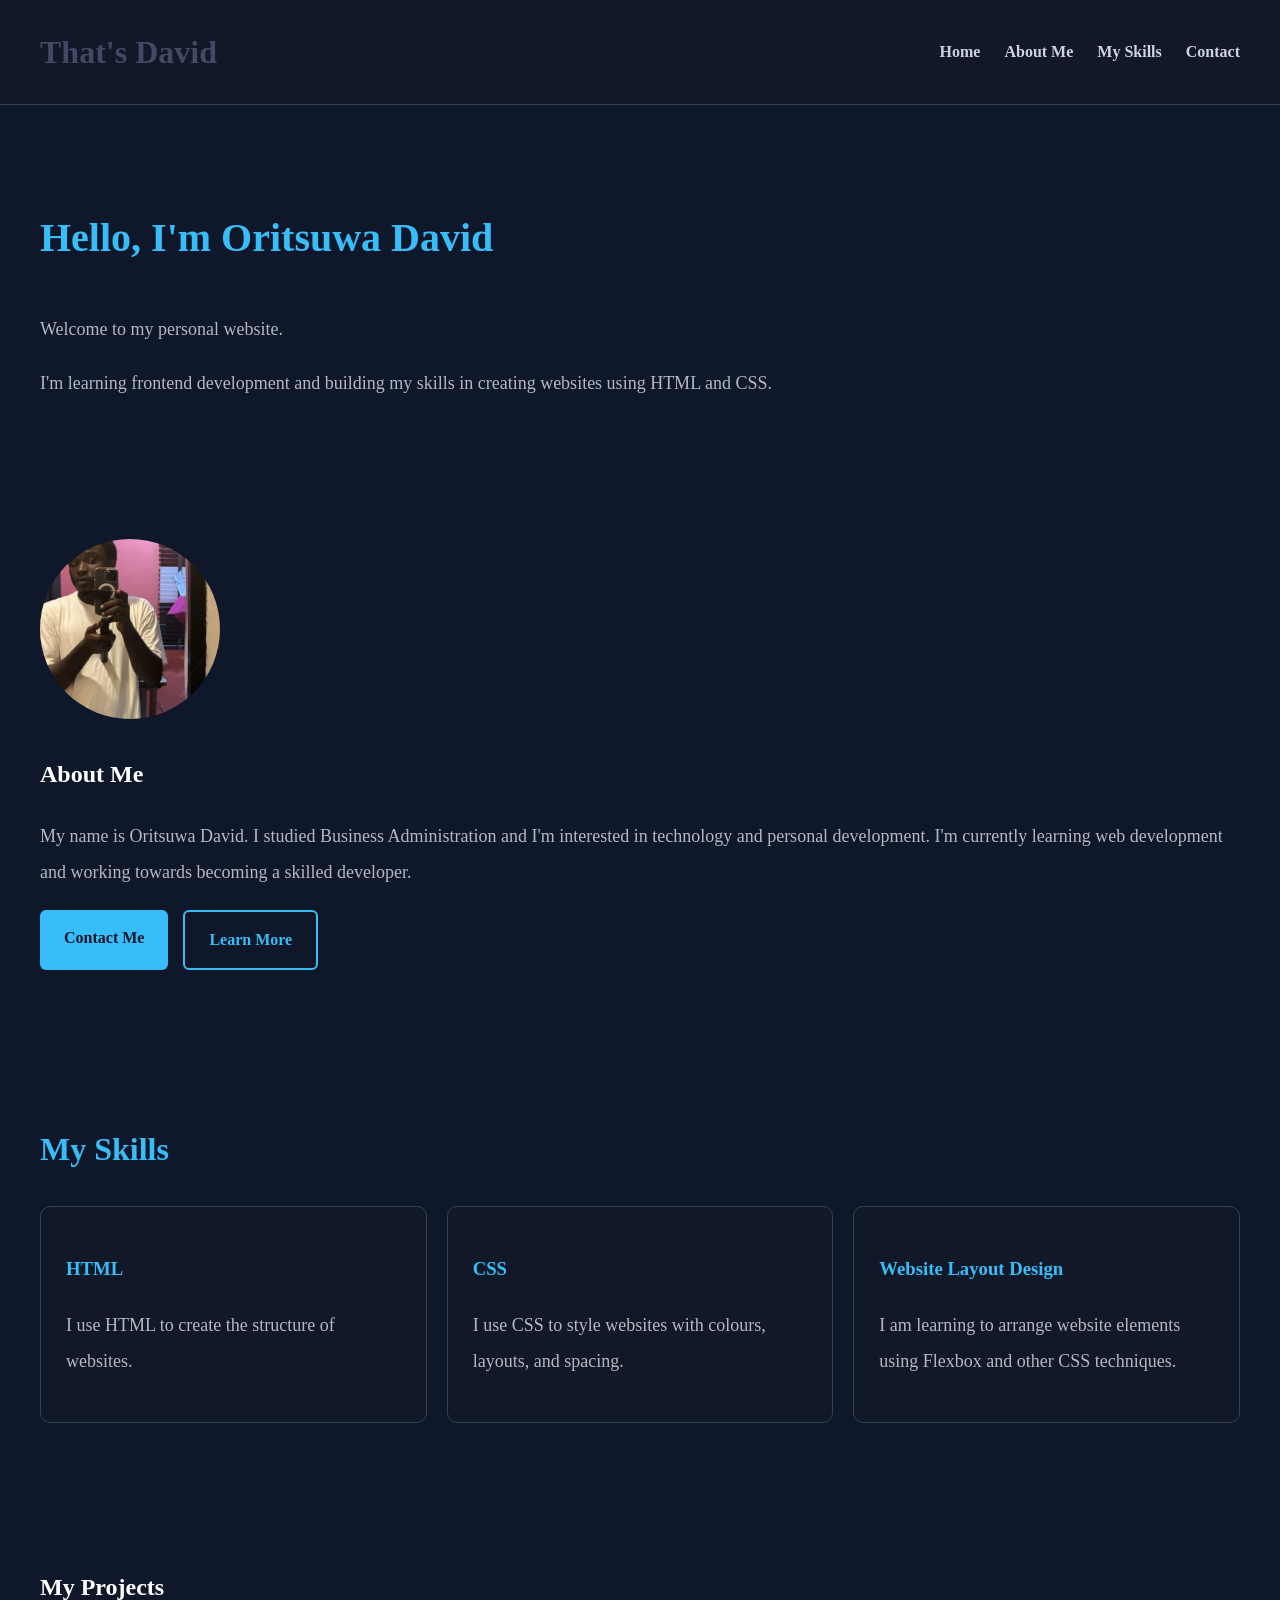
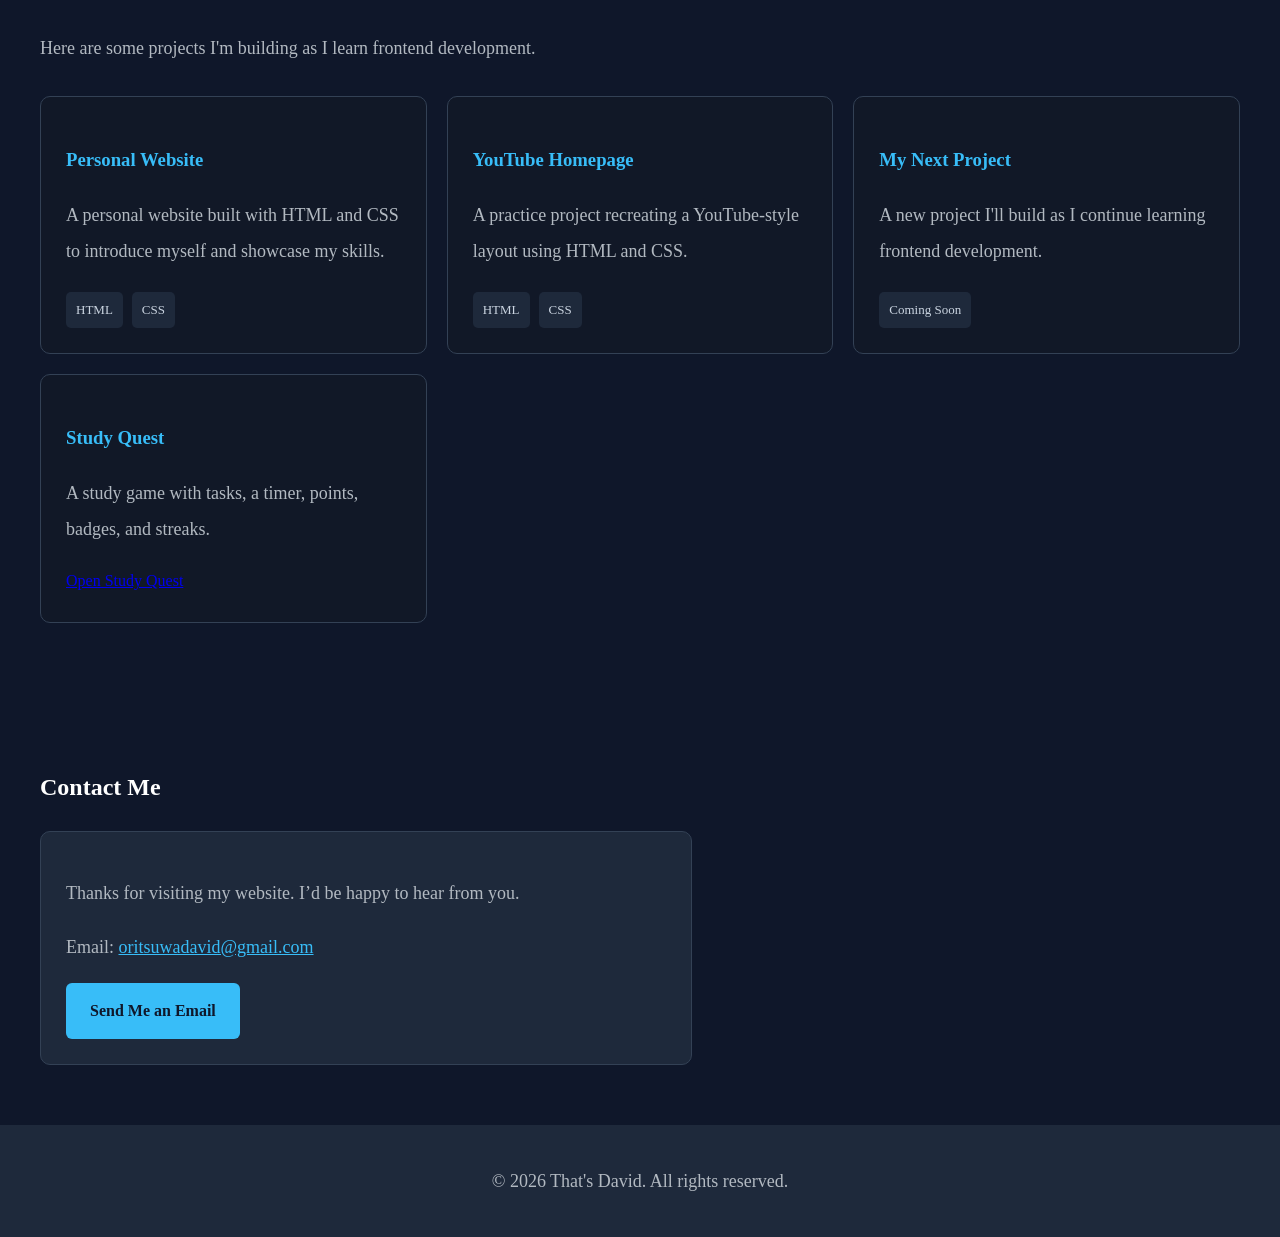
<file: index.html>
<!DOCTYPE html>
<html lang="en">

<head>
   
    <meta charset="UTF-8">
    <meta name="viewport" content="width=device-width, initial-scale=1.0">
    <title>That's David | Personal Website</title>
    <link rel="stylesheet" href="style.css">
</head>


<body>
    <!-- Header -->
    <header>
        <h1>That's David</h1>

        <nav>
            <a href="#home">Home</a>
            <a href="#about">About Me</a>
            <a href="#skills">My Skills</a>
            <a href="#contact">Contact</a>
        </nav>
    </header>

    <!-- Home Section -->
    <section id="home">
        <h1>Hello, I'm Oritsuwa David</h1>

        <p>Welcome to my personal website.</p>

        <p>
            I'm learning frontend development and building my skills
            in creating websites using HTML and CSS.
        </p>
    </section>

    <!-- About Me Section -->
    <section id="about">
        <img src="david.jpg" alt="Photo of David" class="about-photo">
        <h2>About Me</h2>
        
        <p>
            My name is Oritsuwa David. I studied Business Administration
            and I'm interested in technology and personal development.
            I'm currently learning web development and working towards
            becoming a skilled developer.
        </p>

        <div class="hero-buttons">
            <a href="#contact" class="button primary-button">Contact Me</a>
             <a href="#about" class="button secondary-button">Learn More</a>
        </div>
    </section>

    <!-- My Skills Section -->
    <section id="skills">
        <h2>My Skills</h2>

 <div class="skills-container">

    <div class="skill-card">
        <h3>HTML</h3>
        <p>I use HTML to create the structure of websites.</p>
    </div>

    <div class="skill-card">
        <h3>CSS</h3>
        <p>I use CSS to style websites with colours, layouts, and spacing.</p>
    </div>

    <div class="skill-card">
        <h3>Website Layout Design</h3>
        <p>I am learning to arrange website elements using Flexbox and other CSS techniques.</p>
    </div>

</div>
    </section>

    <section id="project">
        <h2>My Projects</h2>
        <p class="projects-intro">
    Here are some projects I'm building as I learn frontend development.
</p>

<div class="projects-container">

    <div class="project-card">
        <h3>Personal Website</h3>
        <p>A personal website built with HTML and CSS to introduce myself and showcase my skills.</p>
        <span>HTML</span>
        <span>CSS</span>
    </div>

    <div class="project-card">
        <h3>YouTube Homepage</h3>
        <p>A practice project recreating a YouTube-style layout using HTML and CSS.</p>
        <span>HTML</span>
        <span>CSS</span>
    </div>

    <div class="project-card">
        <h3>My Next Project</h3>
        <p>A new project I'll build as I continue learning frontend development.</p>
        <span>Coming Soon</span>
    </div>
   <div class="project-card">
    <h3>Study Quest</h3>
    <p>A study game with tasks, a timer, points, badges, and streaks.</p>
    <a href="study-quest.html">Open Study Quest</a>
</div> 
</div>
    </section>

    
    <!-- Contact Section -->
<section id="contact">
    <h2>Contact Me</h2>

    <div class="contact-card">
        <p>Thanks for visiting my website. I’d be happy to hear from you.</p>

        <p>
            Email:
            <a href="mailto:oritsuwadavid@gmail.com">
                oritsuwadavid@gmail.com
            </a>

        </p>
     <a href="mailto:oritsuwadavid@gmail.com" class="button primary-button">
            Send Me an Email
        </a>
    </div>
</section>

    <!-- Footer -->
    <footer>
        <p>&copy; 2026 That's David. All rights reserved.</p>
    </footer>

</body>

</html>
</file>
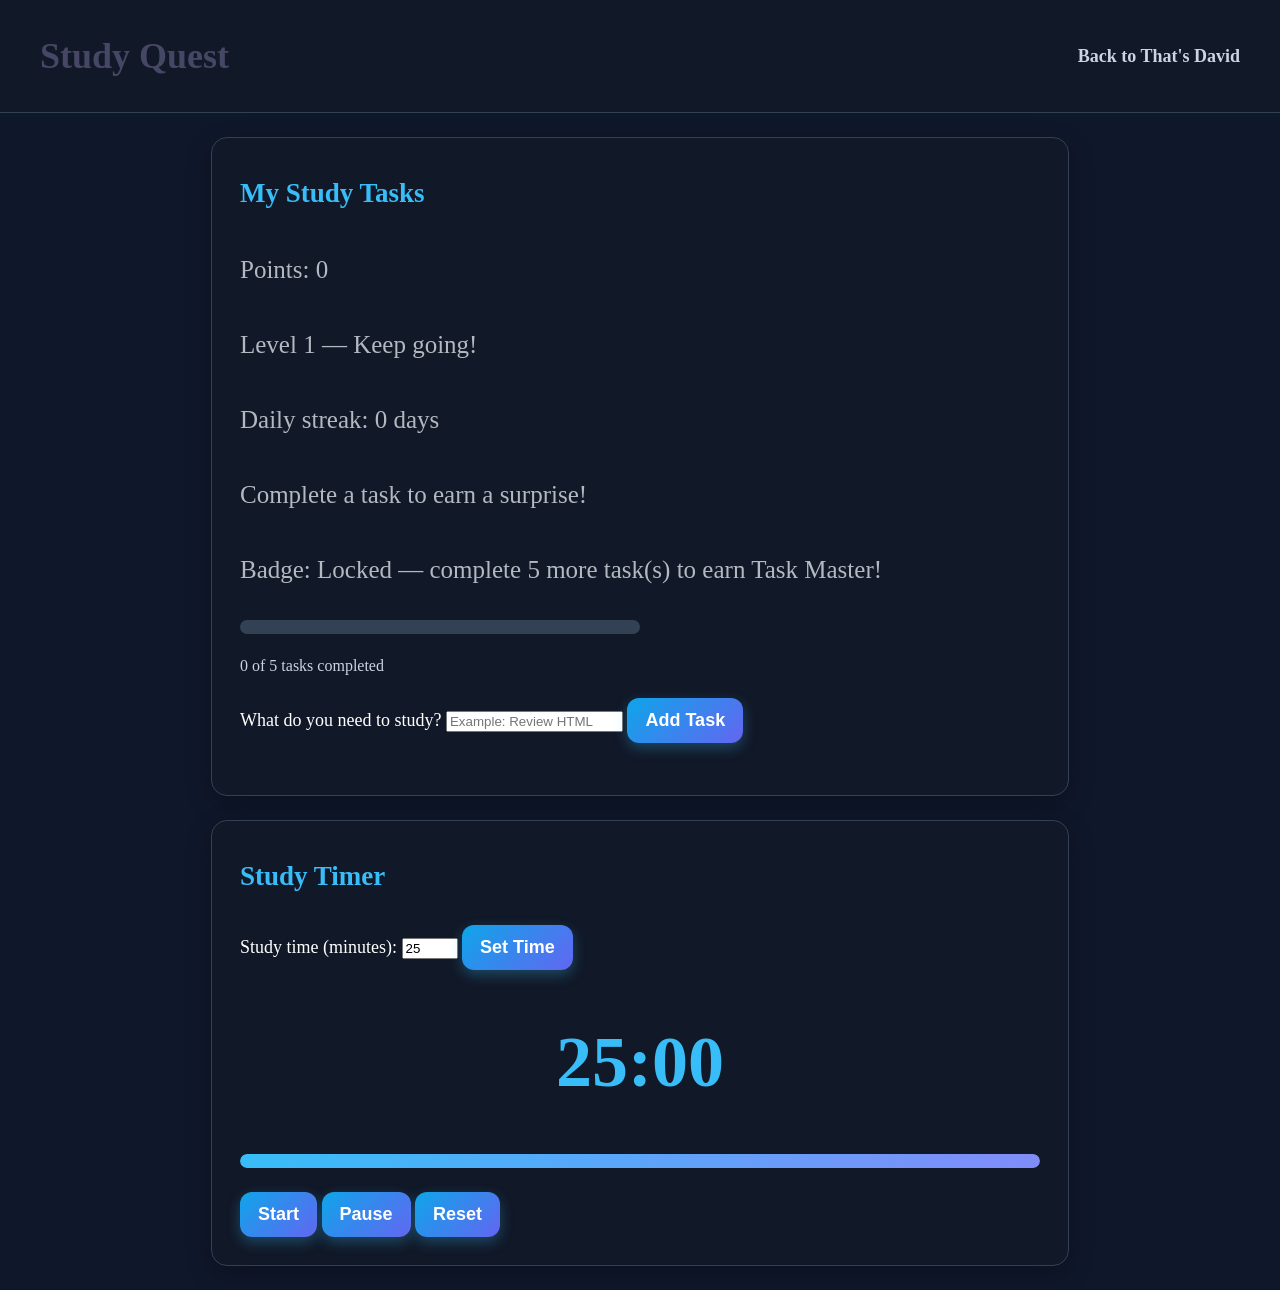
<file: study-quest.html>
<!DOCTYPE html>
<html lang="en">
<head>
    <meta charset="UTF-8">
    <meta name="viewport" content="width=device-width, initial-scale=1.0">
    <title>Study Quest</title>
    <link rel="stylesheet" href="style%20-.css?v=2">
</head>
<body>
    <header>
        <h1>Study Quest</h1>
        <nav>
            <a href="index.html">Back to That's David</a>
        </nav>
    </header>

    <main>
        <section id="tasks">
            <h2>My Study Tasks</h2>
            <p>Points: <span id="score">0</span></p>
            <p id="level-message">Level 1 — Keep going!</p>
            <p id="streak-display">Daily streak: 0 days</p>
            <p id="reward-message">Complete a task to earn a surprise!</p>
            <p id="badge-message">Badge: Locked — complete 5 tasks to earn Task Master!</p>
        <div class="badge-progress-track">
            <div id="badge-progress-fill"></div>
        </div>
        <p id="badge-progress-text">0 of 5 tasks completed</p>

            <form id="task-form">
                <label for="task-input">What do you need to study?</label>
                <input id="task-input" type="text" placeholder="Example: Review HTML" required>
                <button type="submit">Add Task</button>
            </form>

            <ul id="task-list"></ul>
        </section>

        <section id="timer">
            <h2>Study Timer</h2>
            <label for="custom-minutes">Study time (minutes):</label>
            <input id="custom-minutes" type="number" min="1" max="120" value="25">
            <button id="set-time-button" type="button">Set Time</button>
            <p id="timer-display">25:00</p>
            <div class="progress-track">
            <div id="timer-progress"></div>
            </div>
            <button id="start-button">Start</button>
            <button id="pause-button">Pause</button>
            <button id="reset-button">Reset</button>
        </section>
    </main>

    <script src="study-quest.js"></script>
</body>
</html>
</file>
<file: style.css>
body {
    background-color: rgb(15, 23, 42);
    color: white;
    font-size: 16px;
    font-family: roboto;
    margin: 0;
    padding: 0;
    line-height: 2;
}

header {
    background-color: rgb(17, 24, 39);
    padding: 20px 40px;
    display: flex;
    justify-content: space-between;
    align-items: center;
    flex-wrap: wrap;
    border-bottom: 1px solid rgb(51, 65, 85);
}

header h1 {
    color: rgb(70, 70, 101);
    margin: 0;
}

nav a {
    color: rgb(203, 213, 225);
    text-decoration: none;
    margin-left: 20px;
    font-weight: bold;
    transition: color 0.3s ease;
}

nav a:hover {
    color: rgb(56, 189, 248);
}


section {
    padding: 60px 40px;
}


#home h1 {
    font-size: 40px;
    color: #38bdf8;
}


p {
    font-size: 18px;
    color: #b2b9c1;
}


ul {
    line-height: 2;
}


button {
    background-color: #38bdf8;
    color: #0f172a;
    border: none;
    padding: 12px 24px;
    border-radius: 6px;
    font-size: 17px;
    font-weight: bold;
    cursor: pointer;
}

button:hover {
    background-color: #0ea5e9;
}


footer {
    background-color: #1e293b;
    text-align: center;
    padding: 20px;
}


@media (max-width: 600px) {
    header {
        padding: 20px;
        flex-direction: column;
        gap: 15px;
    }

    nav a {
        margin: 0 6px;
        font-size: 16px;
    }

    section {
        padding: 35px 20px;
    }

    #home h1 {
        font-size: 34px;
    }
}

/* Homepage hero section */
.hero {
    min-height: 70vh;
    display: flex;
    flex-direction: column;
    justify-content: center;
    align-items: flex-start;
    padding: 60px 40px;
}
.welcome {
    color: #38bdf8;
    font-size: 14px;
    font-weight: bold;
    letter-spacing: 3px;
}
.hero h1 {
    font-size: 48px;
    margin: 10px 0;
}
.hero h1 span {
    color: #38bdf8;
}
.hero h2 {
    color: #cbd5e1;
    font-size: 24px;
    margin: 5px 0 15px;
}
.hero-description {
    max-width: 550px;
    line-height: 1.8;
}
/* Hero buttons */
.hero-buttons {
    display: flex;
    gap: 15px;
    margin-top: 20px;
    flex-wrap: wrap;
}
.button {
    display: inline-block;
    padding: 12px 24px;
    border-radius: 6px;
    text-decoration: none;
    font-weight: bold;
    transition: 0.3s;
}
.primary-button {
    background-color: #38bdf8;
    color: #0f172a;
}
.primary-button:hover {
    background-color: #0ea5e9;
}
.secondary-button {
    border: 2px solid #38bdf8;
    color: #38bdf8;
}
.secondary-button:hover {
    background-color: #1e293b;
}
/* Smaller screens */
@media (max-width: 600px) {
    .hero {
        padding: 40px 20px;
        min-height: 60vh;
    }
    .hero h1 {
        font-size: 34px;
    }
    .hero h2 {
        font-size: 28px;
    }
}

/* Skills Section */
#skills h2 {
font-size: 32px;
color: rgb(56, 189, 248);
margin-bottom: 25px;
}

.skills-container {
display: grid;
grid-template-columns: repeat(3, 1fr);
gap: 20px;
}

.skill-card {
background-color: rgb(17, 24, 39);
padding: 25px;
border: 1px solid rgb(51, 65, 85);
border-radius: 10px;
transition: transform 0.3s ease, border-color 0.3s ease;
}

.skill-card h3 {
color: rgb(56, 189, 248);
}

.skill-card:hover {
transform: translateY(-5px);
border-color: rgb(56, 189, 248);
}

/* Skills Cards on Smaller Screens */
@media (max-width: 700px) {
.skills-container {
grid-template-columns: 1fr;
}
}

/* Projects Section */
#projects h2 {
font-size: 32px;
color: #38bdf8;
margin-bottom: 10px;
}

.projects-intro {
margin-bottom: 30px;
}

.projects-container {
display: grid;
grid-template-columns: repeat(3, 1fr);
gap: 20px;
}

.project-card {
background-color: #111827;
border: 1px solid #334155;
border-radius: 10px;
padding: 25px;
transition: transform 0.3s ease, border-color 0.3s ease;
}

.project-card:hover {
transform: translateY(-5px);
border-color: #38bdf8;
}

.project-card h3 {
color: #38bdf8;
}

.project-card span {
display: inline-block;
background-color: #1e293b;
color: #cbd5e1;
padding: 5px 10px;
margin: 5px 5px 0 0;
border-radius: 5px;
font-size: 13px;
}

/* Responsive Projects Layout */
@media (max-width: 700px) {
.projects-container {
grid-template-columns: 1fr;
}
}

/* Contact section */
.contact-card {
    max-width: 600px;
    padding: 25px;
    background-color: #1e293b;
    border: 1px solid #334155;
    border-radius: 10px;
}

.contact-card a:not(.button) {
    color: #38bdf8;
}

.about-photo {
    width: 180px;
    height: 180px;
    object-fit: cover;
    border-radius: 50%;
}


@media (max-width: 900px) {
    body {
        font-size: 22px;
        line-height: 1.7;
    }

    p {
        font-size: 24px;
    }

    nav a {
        font-size: 20px;
    }

    header h1 {
        font-size: 34px;
    }

    #home h1,
    .hero h1 {
        font-size: 42px;
    }

    #about h2,
    #skills h2,
    #projects h2,
    #contact h2,
    .hero h2 {
        font-size: 38px;
    }

    section h3,
    .skill-card h3,
    .project-card h3 {
        font-size: 28px;
    }

    button,
    .button {
        font-size: 20px;
    }
}
</file>
